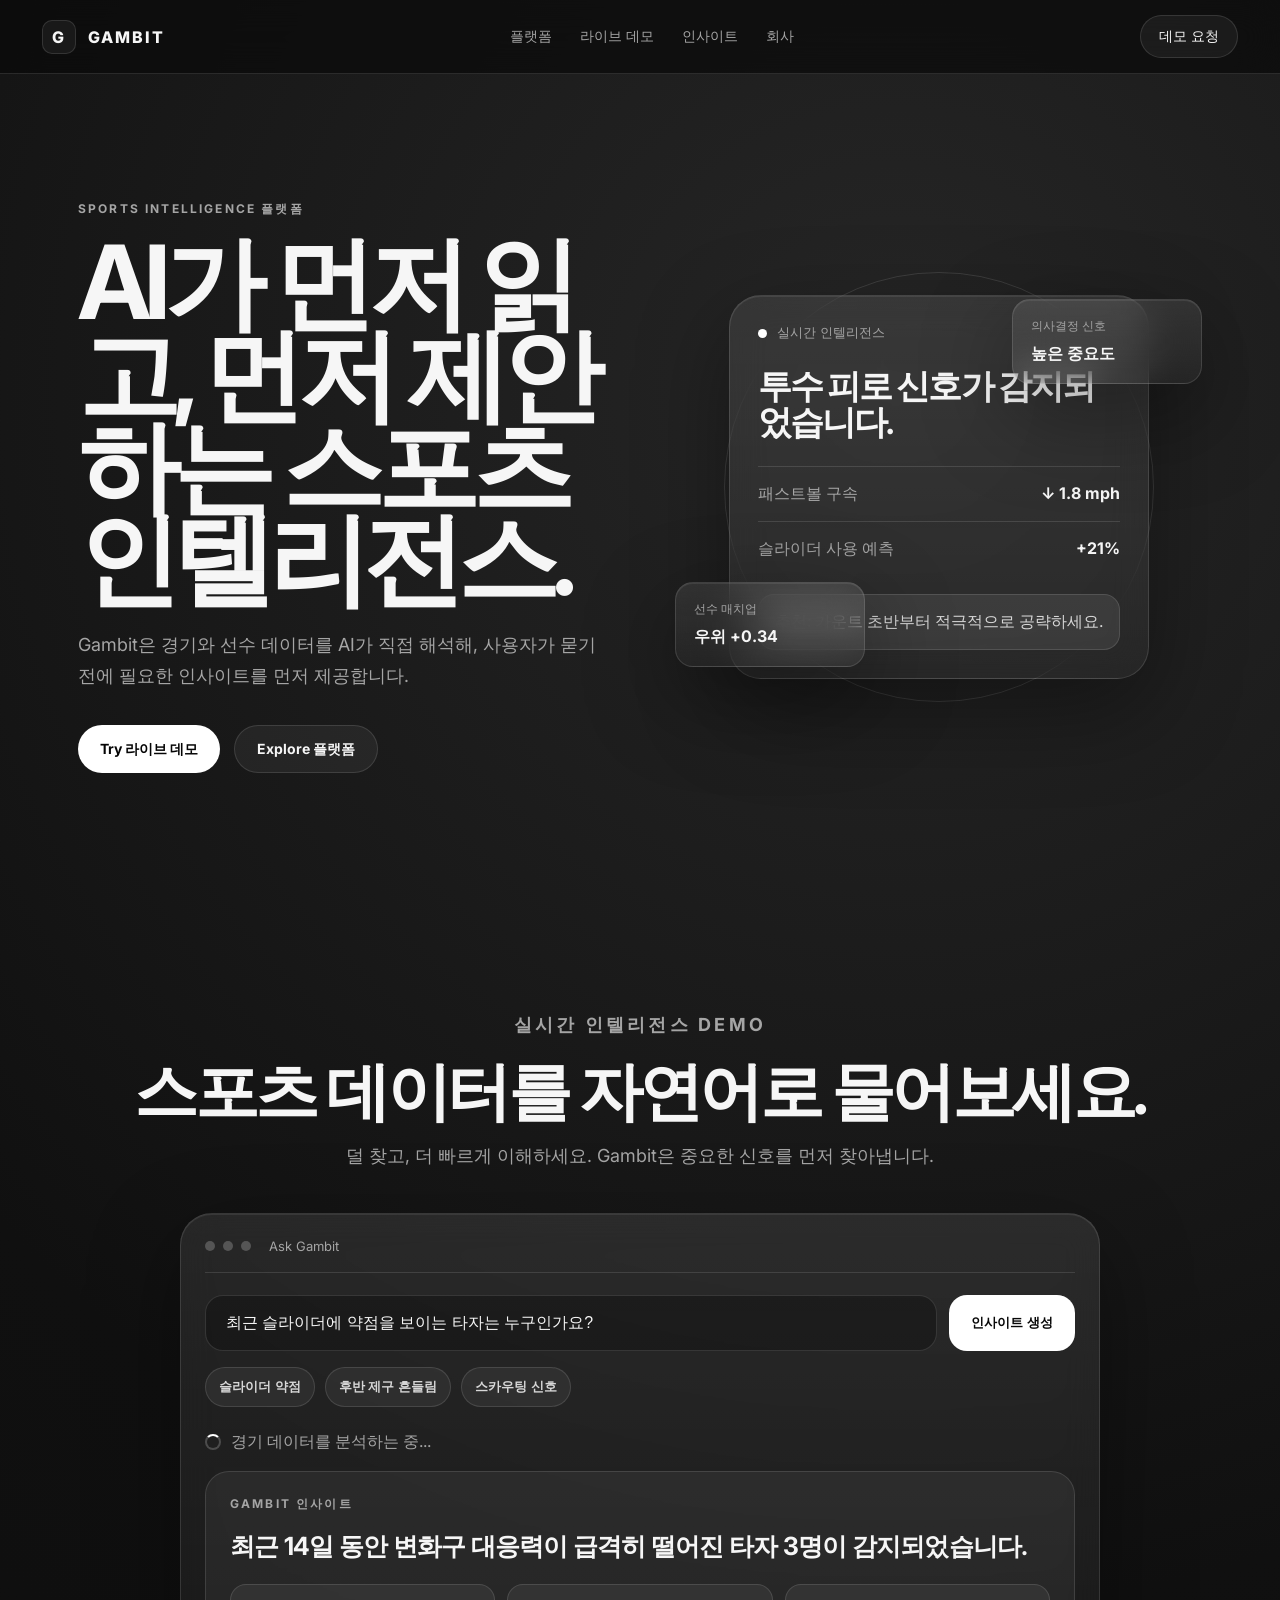
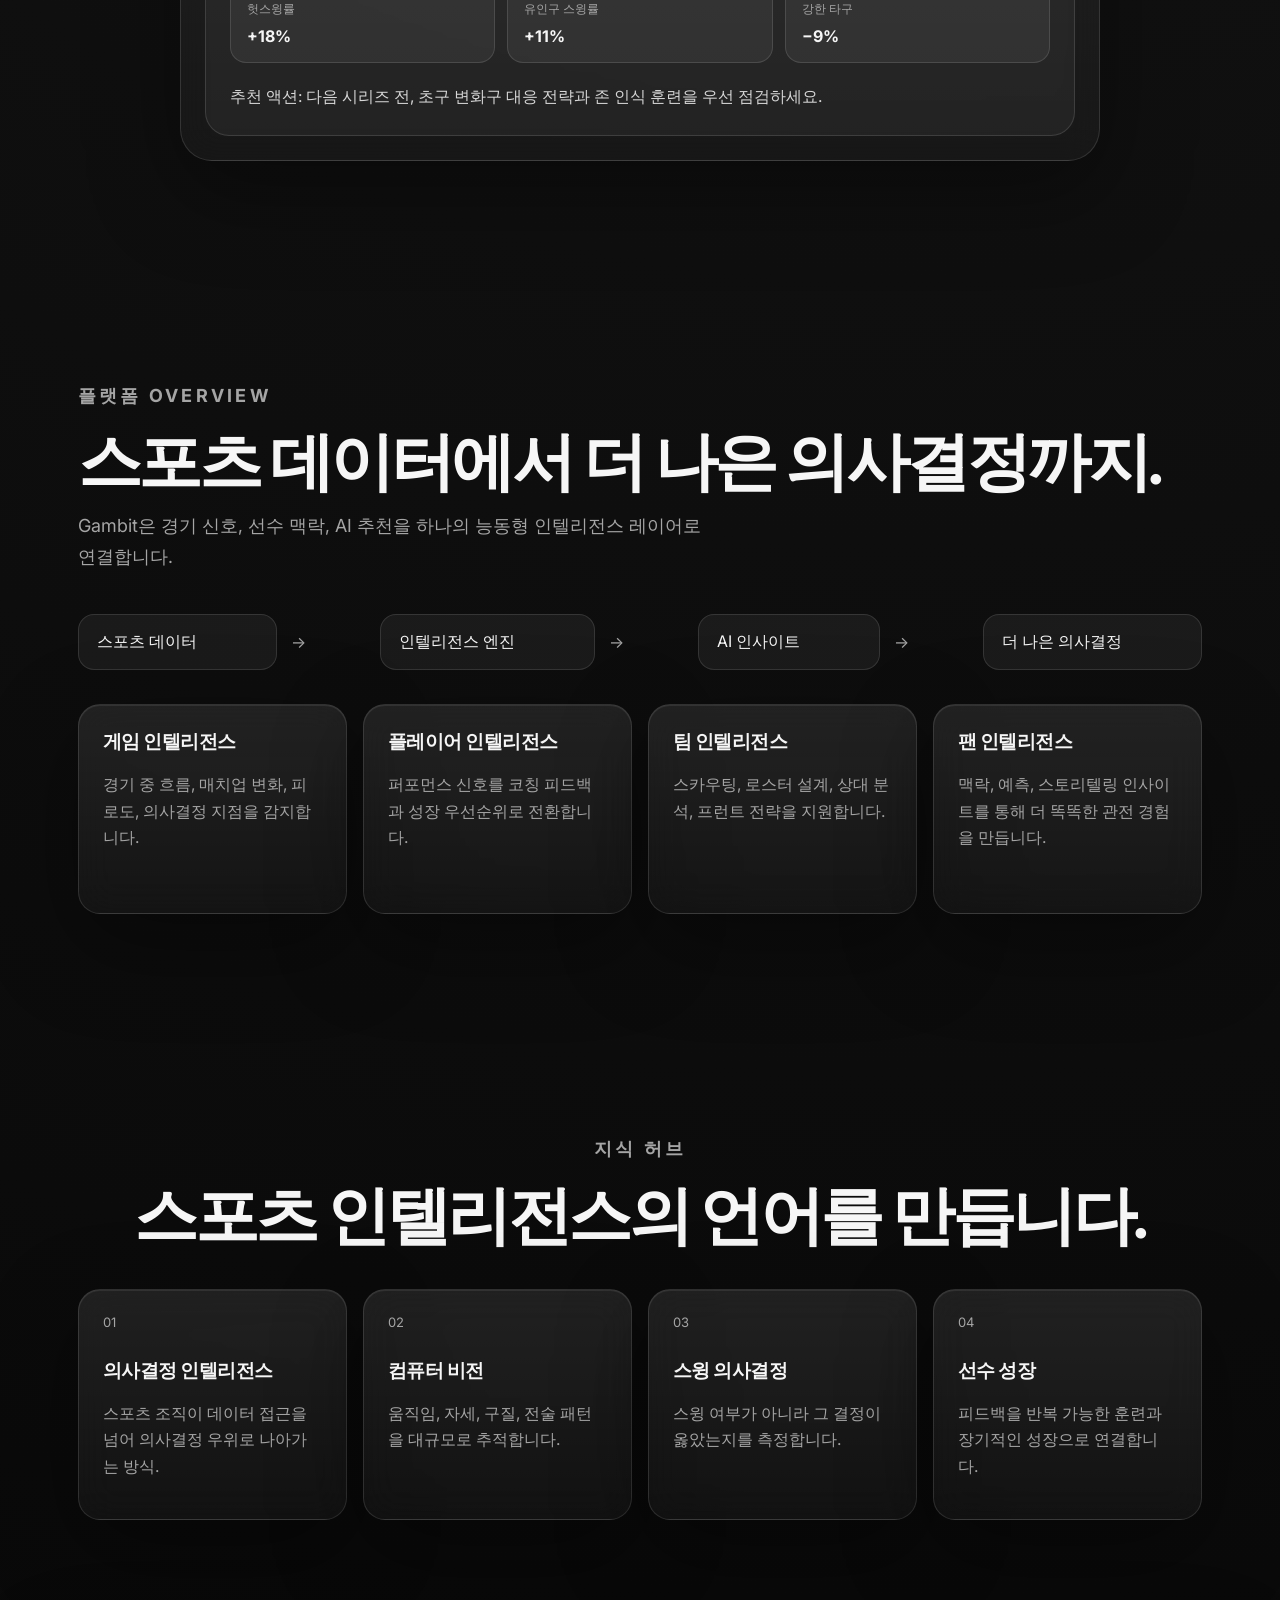
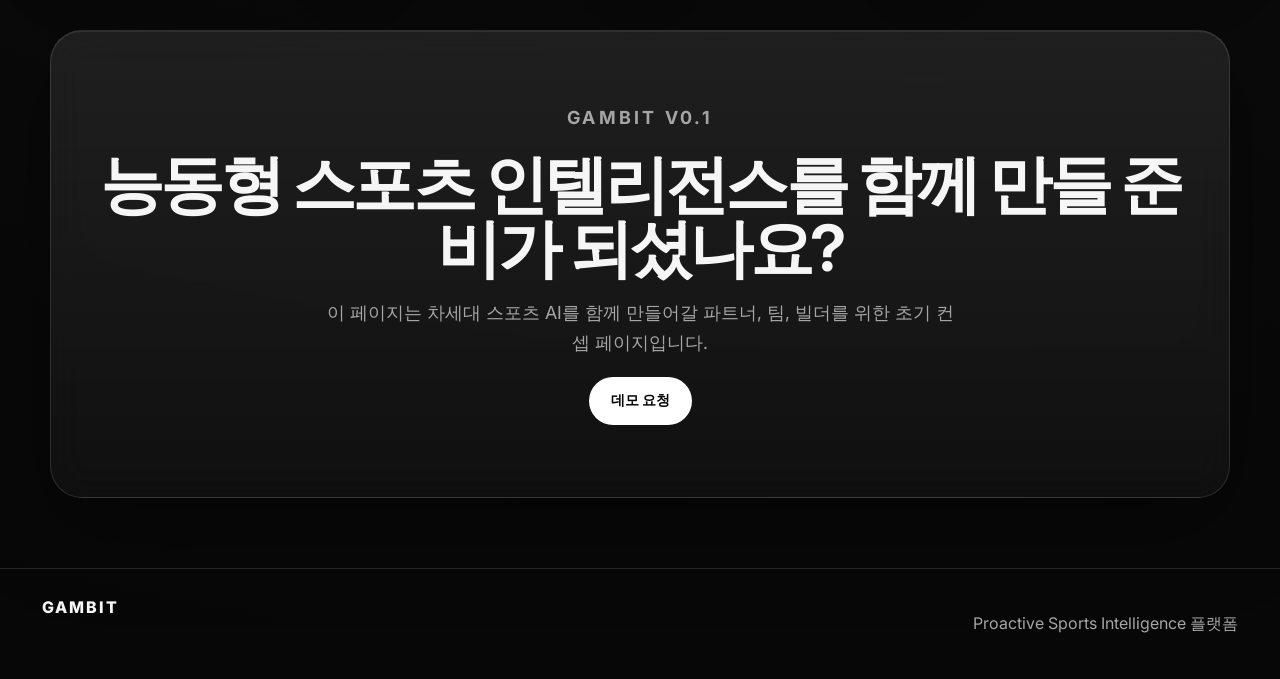
<file: index.html>
<!DOCTYPE html>
<html lang="ko">
<head>
  <meta charset="UTF-8" />
  <meta name="viewport" content="width=device-width, initial-scale=1.0" />
  <title>Gambit — 능동형 스포츠 인텔리전스 플랫폼</title>
  <meta name="description" content="Gambit은 스포츠 데이터를 AI가 먼저 해석해 팀, 선수, 조직, 팬에게 필요한 인사이트를 제공하는 능동형 스포츠 인텔리전스 플랫폼입니다." />
  <link rel="preconnect" href="https://fonts.googleapis.com">
  <link rel="preconnect" href="https://fonts.gstatic.com" crossorigin>
  <link href="https://fonts.googleapis.com/css2?family=Inter:wght@400;500;600;700;800&display=swap" rel="stylesheet">
  <link rel="stylesheet" href="style.css" />
</head>
<body>
  <div class="noise"></div>
  <header class="nav">
    <a class="brand" href="#top" aria-label="Gambit Home">
      <span class="brand-mark">G</span>
      <span>GAMBIT</span>
    </a>
    <nav class="nav-links" aria-label="Primary navigation">
      <a href="#platform">플랫폼</a>
      <a href="#demo">라이브 데모</a>
      <a href="#insights">인사이트</a>
      <a href="#contact">회사</a>
    </nav>
    <a class="nav-cta" href="#contact">데모 요청</a>
  </header>

  <main id="top">
    <section class="landing section">
      <div class="landing-copy reveal">
        <p class="eyebrow">Sports Intelligence 플랫폼</p>
        <h1>AI가 먼저 읽고, 먼저 제안하는 스포츠 인텔리전스.</h1>
        <p class="lead">Gambit은 경기와 선수 데이터를 AI가 직접 해석해, 사용자가 묻기 전에 필요한 인사이트를 먼저 제공합니다.</p>
        <div class="actions">
          <a class="button primary" href="#demo">Try 라이브 데모</a>
          <a class="button secondary" href="#platform">Explore 플랫폼</a>
        </div>
      </div>
      <div class="intelligence-stage reveal delay-1" aria-label="AI 인사이트 미리보기">
        <div class="orbit orbit-one"></div>
        <div class="orbit orbit-two"></div>
        <article class="insight-card main-card">
          <div class="card-topline"><span class="pulse"></span> 실시간 인텔리전스</div>
          <h2>투수 피로 신호가 감지되었습니다.</h2>
          <div class="metric-row"><span>패스트볼 구속</span><strong>↓ 1.8 mph</strong></div>
          <div class="metric-row"><span>슬라이더 사용 예측</span><strong>+21%</strong></div>
          <div class="recommendation">추천: 카운트 초반부터 적극적으로 공략하세요.</div>
        </article>
        <article class="mini-card mini-one">
          <span>의사결정 신호</span>
          <strong>높은 중요도</strong>
        </article>
        <article class="mini-card mini-two">
          <span>선수 매치업</span>
          <strong>우위 +0.34</strong>
        </article>
      </div>
    </section>

    <section id="demo" class="section demo-section reveal">
      <div class="section-heading centered">
        <p class="eyebrow">실시간 인텔리전스 Demo</p>
        <h2>스포츠 데이터를 자연어로 물어보세요.</h2>
        <p>덜 찾고, 더 빠르게 이해하세요. Gambit은 중요한 신호를 먼저 찾아냅니다.</p>
      </div>
      <div class="demo-console">
        <div class="console-header">
          <span></span><span></span><span></span>
          <p>Ask Gambit</p>
        </div>
        <div class="query-wrap">
          <input id="queryInput" type="text" value="최근 슬라이더에 약점을 보이는 타자는 누구인가요?" aria-label="Gambit에게 스포츠 인텔리전스 질문하기" />
          <button id="askButton">인사이트 생성</button>
        </div>
        <div class="sample-queries" aria-label="Sample queries">
          <button data-query="최근 슬라이더에 약점을 보이는 타자는 누구인가요?">슬라이더 약점</button>
          <button data-query="후반 이닝에서 제구가 흔들리는 투수는 누구인가요?">후반 제구 흔들림</button>
          <button data-query="타구 질이 좋아지고 있지만 아직 저평가된 선수를 찾아줘.">스카우팅 신호</button>
        </div>
        <div id="analysisStatus" class="analysis-status" hidden>
          <span class="loader"></span>
          <span id="statusText">경기 데이터를 분석하는 중...</span>
        </div>
        <article id="resultCard" class="result-card">
          <p class="eyebrow">Gambit 인사이트</p>
          <h3>최근 14일 동안 변화구 대응력이 급격히 떨어진 타자 3명이 감지되었습니다.</h3>
          <div class="signal-grid">
            <div><span>헛스윙률</span><strong>+18%</strong></div>
            <div><span>유인구 스윙률</span><strong>+11%</strong></div>
            <div><span>강한 타구</span><strong>−9%</strong></div>
          </div>
          <p class="result-text">추천 액션: 다음 시리즈 전, 초구 변화구 대응 전략과 존 인식 훈련을 우선 점검하세요.</p>
        </article>
      </div>
    </section>

    <section id="platform" class="section platform-section reveal">
      <div class="section-heading">
        <p class="eyebrow">플랫폼 Overview</p>
        <h2>스포츠 데이터에서 더 나은 의사결정까지.</h2>
        <p>Gambit은 경기 신호, 선수 맥락, AI 추천을 하나의 능동형 인텔리전스 레이어로 연결합니다.</p>
      </div>
      <div class="flow">
        <div>스포츠 데이터</div><span>→</span><div>인텔리전스 엔진</div><span>→</span><div>AI 인사이트</div><span>→</span><div>더 나은 의사결정</div>
      </div>
      <div class="platform-grid">
        <article><h3>게임 인텔리전스</h3><p>경기 중 흐름, 매치업 변화, 피로도, 의사결정 지점을 감지합니다.</p></article>
        <article><h3>플레이어 인텔리전스</h3><p>퍼포먼스 신호를 코칭 피드백과 성장 우선순위로 전환합니다.</p></article>
        <article><h3>팀 인텔리전스</h3><p>스카우팅, 로스터 설계, 상대 분석, 프런트 전략을 지원합니다.</p></article>
        <article><h3>팬 인텔리전스</h3><p>맥락, 예측, 스토리텔링 인사이트를 통해 더 똑똑한 관전 경험을 만듭니다.</p></article>
      </div>
    </section>

    <section id="insights" class="section insights-section reveal">
      <div class="section-heading centered">
        <p class="eyebrow">지식 허브</p>
        <h2>스포츠 인텔리전스의 언어를 만듭니다.</h2>
      </div>
      <div class="insight-grid">
        <article><span>01</span><h3>의사결정 인텔리전스</h3><p>스포츠 조직이 데이터 접근을 넘어 의사결정 우위로 나아가는 방식.</p></article>
        <article><span>02</span><h3>컴퓨터 비전</h3><p>움직임, 자세, 구질, 전술 패턴을 대규모로 추적합니다.</p></article>
        <article><span>03</span><h3>스윙 의사결정</h3><p>스윙 여부가 아니라 그 결정이 옳았는지를 측정합니다.</p></article>
        <article><span>04</span><h3>선수 성장</h3><p>피드백을 반복 가능한 훈련과 장기적인 성장으로 연결합니다.</p></article>
      </div>
    </section>

    <section id="contact" class="section contact-section reveal">
      <p class="eyebrow">Gambit v0.1</p>
      <h2>능동형 스포츠 인텔리전스를 함께 만들 준비가 되셨나요?</h2>
      <p>이 페이지는 차세대 스포츠 AI를 함께 만들어갈 파트너, 팀, 빌더를 위한 초기 컨셉 페이지입니다.</p>
      <a class="button primary" href="mailto:hello@gambit.ai">데모 요청</a>
    </section>
  </main>

  <footer class="footer">
    <span>GAMBIT</span>
    <p>Proactive Sports Intelligence 플랫폼</p>
  </footer>
  <script src="script.js"></script>
</body>
</html>
</file>
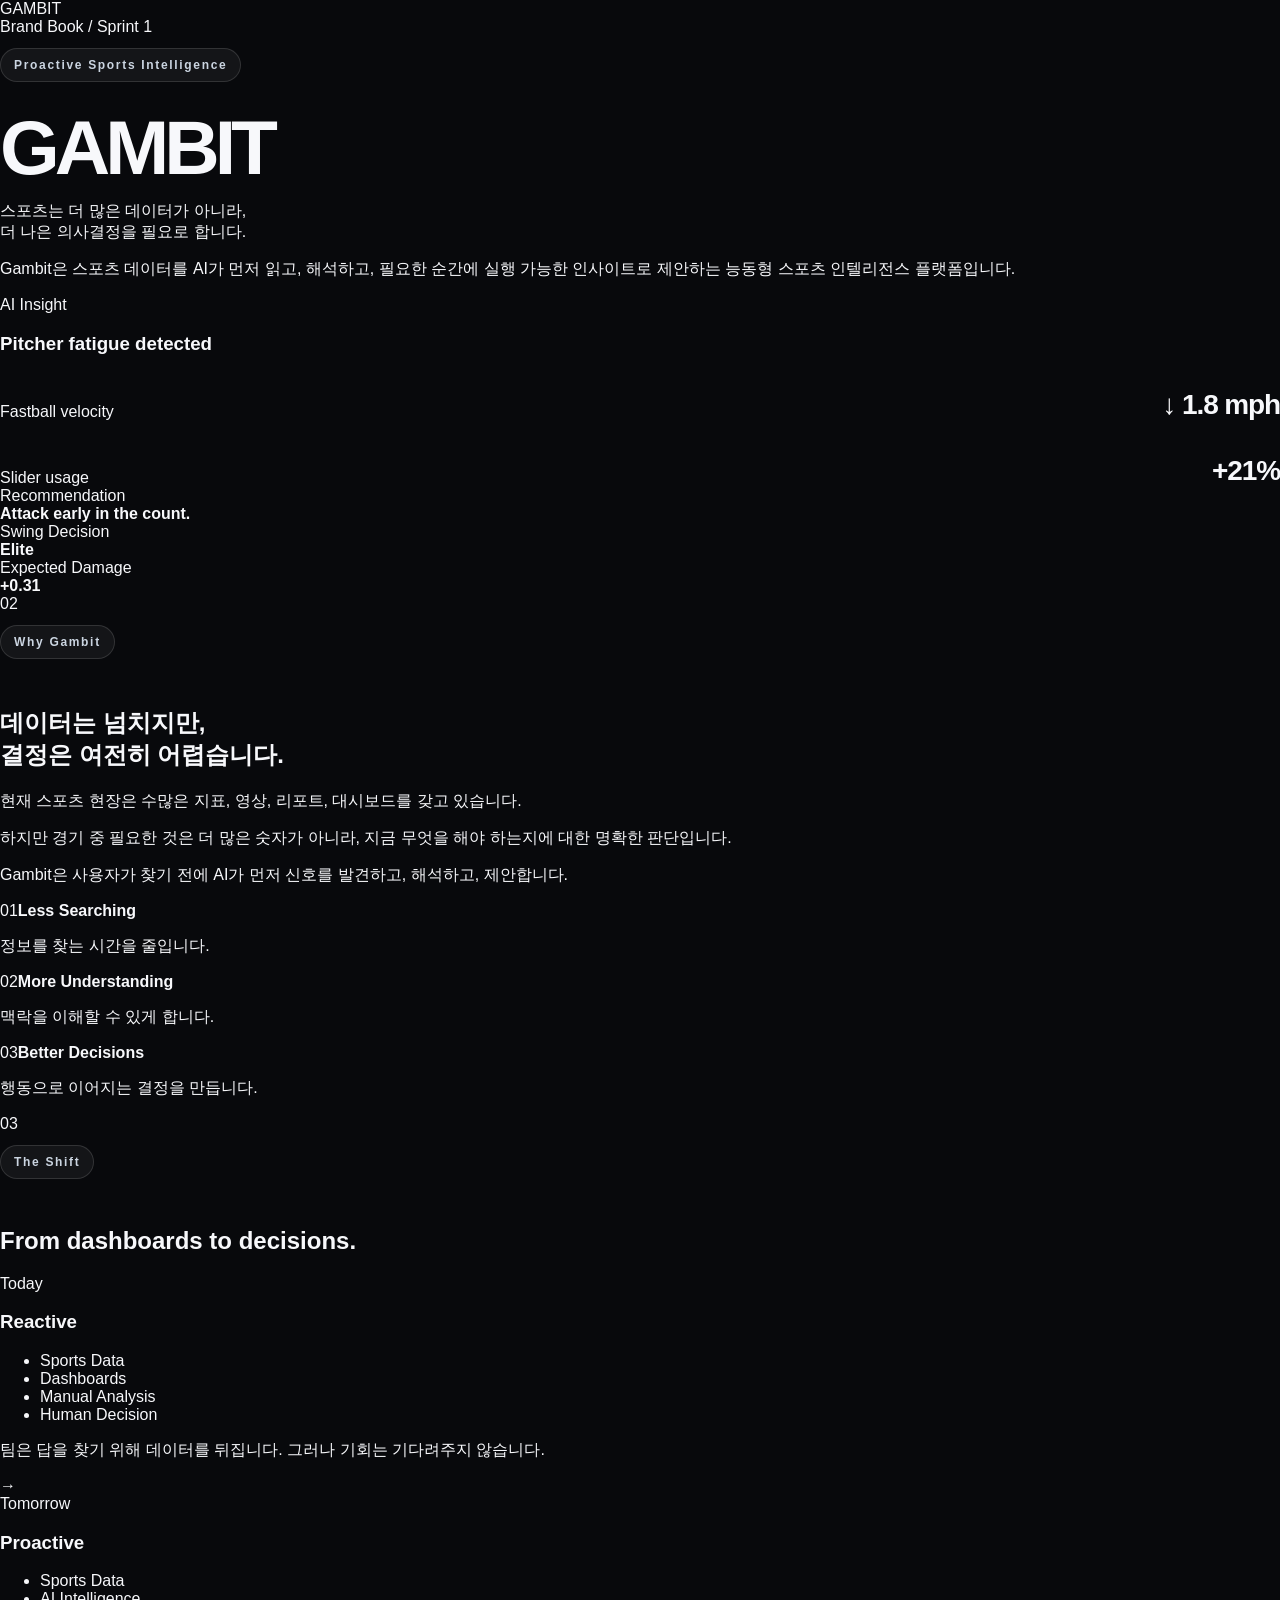
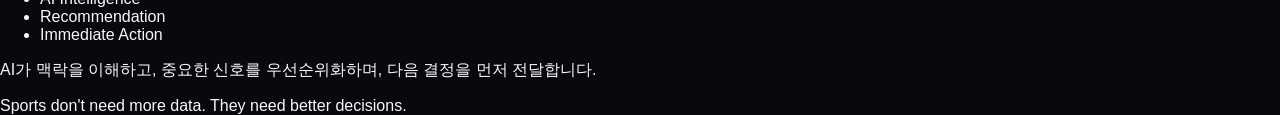
<file: brand/index.html>
<!DOCTYPE html>
<html lang="ko">
<head>
  <meta charset="UTF-8" />
  <meta name="viewport" content="width=device-width, initial-scale=1.0" />
  <title>Gambit Brand Book</title>
  <link rel="stylesheet" href="style.css" />
</head>
<body>
  <div class="grain"></div>
  <nav class="brand-nav">
    <a href="/" class="brand-logo">GAMBIT</a>
    <div class="nav-meta">Brand Book / Sprint 1</div>
  </nav>

  <main>
    <section class="page page-cover" id="cover">
      <div class="cover-copy reveal">
        <p class="eyebrow">Proactive Sports Intelligence</p>
        <h1>GAMBIT</h1>
        <p class="headline">스포츠는 더 많은 데이터가 아니라,<br />더 나은 의사결정을 필요로 합니다.</p>
        <p class="subcopy">Gambit은 스포츠 데이터를 AI가 먼저 읽고, 해석하고, 필요한 순간에 실행 가능한 인사이트로 제안하는 능동형 스포츠 인텔리전스 플랫폼입니다.</p>
      </div>

      <div class="cover-system reveal delay-1">
        <div class="orbit orbit-one"></div>
        <div class="orbit orbit-two"></div>
        <div class="insight-card primary-card">
          <span class="label">AI Insight</span>
          <h3>Pitcher fatigue detected</h3>
          <div class="metric-row"><span>Fastball velocity</span><strong>↓ 1.8 mph</strong></div>
          <div class="metric-row"><span>Slider usage</span><strong>+21%</strong></div>
          <div class="recommendation">Recommendation<br /><b>Attack early in the count.</b></div>
        </div>
        <div class="mini-card card-a">Swing Decision<br /><b>Elite</b></div>
        <div class="mini-card card-b">Expected Damage<br /><b>+0.31</b></div>
        <div class="field-grid"></div>
      </div>
    </section>

    <section class="page page-why" id="why">
      <div class="section-number">02</div>
      <div class="split-layout">
        <div class="reveal">
          <p class="eyebrow">Why Gambit</p>
          <h2>데이터는 넘치지만,<br />결정은 여전히 어렵습니다.</h2>
        </div>
        <div class="why-stack reveal delay-1">
          <p>현재 스포츠 현장은 수많은 지표, 영상, 리포트, 대시보드를 갖고 있습니다.</p>
          <p>하지만 경기 중 필요한 것은 더 많은 숫자가 아니라, 지금 무엇을 해야 하는지에 대한 명확한 판단입니다.</p>
          <p class="strong">Gambit은 사용자가 찾기 전에 AI가 먼저 신호를 발견하고, 해석하고, 제안합니다.</p>
        </div>
      </div>
      <div class="principles reveal delay-2">
        <div><span>01</span><b>Less Searching</b><p>정보를 찾는 시간을 줄입니다.</p></div>
        <div><span>02</span><b>More Understanding</b><p>맥락을 이해할 수 있게 합니다.</p></div>
        <div><span>03</span><b>Better Decisions</b><p>행동으로 이어지는 결정을 만듭니다.</p></div>
      </div>
    </section>

    <section class="page page-shift" id="shift">
      <div class="section-number">03</div>
      <p class="eyebrow reveal">The Shift</p>
      <h2 class="center-title reveal">From dashboards to decisions.</h2>
      <div class="shift-grid">
        <div class="shift-panel today reveal delay-1">
          <div class="panel-kicker">Today</div>
          <h3>Reactive</h3>
          <ul class="flow">
            <li>Sports Data</li>
            <li>Dashboards</li>
            <li>Manual Analysis</li>
            <li>Human Decision</li>
          </ul>
          <p>팀은 답을 찾기 위해 데이터를 뒤집니다. 그러나 기회는 기다려주지 않습니다.</p>
        </div>
        <div class="shift-arrow reveal delay-2">→</div>
        <div class="shift-panel tomorrow reveal delay-3">
          <div class="panel-kicker">Tomorrow</div>
          <h3>Proactive</h3>
          <ul class="flow active-flow">
            <li>Sports Data</li>
            <li>AI Intelligence</li>
            <li>Recommendation</li>
            <li>Immediate Action</li>
          </ul>
          <p>AI가 맥락을 이해하고, 중요한 신호를 우선순위화하며, 다음 결정을 먼저 전달합니다.</p>
        </div>
      </div>
      <div class="closing-line reveal delay-3">Sports don't need more data. They need better decisions.</div>
    </section>
  </main>

  <script src="script.js"></script>
</body>
</html>
</file>
<file: style.css>
:root {
  --bg: #101010;
  --bg-2: #151515;
  --surface: rgba(255,255,255,0.055);
  --surface-strong: rgba(255,255,255,0.09);
  --border: rgba(255,255,255,0.12);
  --text: #f6f6f6;
  --muted: #a5a5a5;
  --soft: #d7d7d7;
  --accent: #ffffff;
  --glow: rgba(255,255,255,0.18);
  --radius-xl: 32px;
  --radius-lg: 22px;
  --max: 1180px;
}
* { box-sizing: border-box; }
html { scroll-behavior: smooth; }
body {
  margin: 0;
  font-family: Inter, system-ui, -apple-system, BlinkMacSystemFont, sans-serif;
  background: radial-gradient(circle at 70% 10%, #262626 0%, var(--bg) 34%, #070707 100%);
  color: var(--text);
  overflow-x: hidden;
}
a { color: inherit; text-decoration: none; }
.noise {
  position: fixed; inset: 0; pointer-events: none; opacity: .08; z-index: 0;
  background-image: linear-gradient(rgba(255,255,255,.08) 1px, transparent 1px), linear-gradient(90deg, rgba(255,255,255,.05) 1px, transparent 1px);
  background-size: 42px 42px;
}
.nav {
  position: sticky; top: 0; z-index: 10; height: 74px;
  display: flex; align-items: center; justify-content: space-between;
  padding: 0 42px; backdrop-filter: blur(18px);
  background: rgba(10,10,10,.72); border-bottom: 1px solid var(--border);
}
.brand { display:flex; align-items:center; gap:12px; font-weight:800; letter-spacing:.12em; }
.brand-mark { width:34px; height:34px; display:grid; place-items:center; border:1px solid var(--border); border-radius:10px; background:var(--surface); }
.nav-links { display:flex; gap:28px; color:var(--muted); font-size:14px; }
.nav-links a:hover { color:var(--text); }
.nav-cta { padding:11px 18px; border:1px solid var(--border); border-radius:999px; background:var(--surface); font-size:14px; }
.section { position:relative; z-index:1; max-width:var(--max); margin:0 auto; padding:110px 28px; }
.landing { min-height: calc(100vh - 74px); display:grid; grid-template-columns: 1fr 1fr; gap:70px; align-items:center; }
.eyebrow { color:var(--muted); text-transform:uppercase; letter-spacing:.18em; font-size:12px; font-weight:700; margin:0 0 18px; }
h1 { font-size: clamp(56px, 8vw, 104px); line-height:.9; letter-spacing:-.07em; margin:0 0 26px; }
h2 { font-size: clamp(36px, 5vw, 68px); line-height:1; letter-spacing:-.055em; margin:0 0 18px; }
h3 { margin:0; letter-spacing:-.03em; }
.lead, .section-heading p, .contact-section p { color:var(--muted); font-size:18px; line-height:1.7; max-width:640px; }
.actions { display:flex; gap:14px; margin-top:34px; flex-wrap:wrap; }
.button { display:inline-flex; align-items:center; justify-content:center; height:48px; padding:0 22px; border-radius:999px; font-weight:700; font-size:14px; }
.primary { background:var(--accent); color:#050505; }
.secondary { background:var(--surface); border:1px solid var(--border); color:var(--text); }
.intelligence-stage { position:relative; min-height:520px; display:grid; place-items:center; }
.orbit { position:absolute; border:1px solid var(--border); border-radius:999px; filter:blur(.1px); }
.orbit-one { width:430px; height:430px; animation: spin 18s linear infinite; }
.orbit-two { width:330px; height:330px; transform:rotate(24deg); animation: spin 26s linear infinite reverse; }
.insight-card, .demo-console, .platform-grid article, .insight-grid article, .contact-section, .mini-card {
  background: linear-gradient(180deg, var(--surface-strong), rgba(255,255,255,.035));
  border:1px solid var(--border); box-shadow: 0 30px 90px rgba(0,0,0,.38), inset 0 1px 0 rgba(255,255,255,.08);
  backdrop-filter: blur(18px);
}
.main-card { width:min(420px, 90vw); border-radius:var(--radius-xl); padding:28px; }
.card-topline { color:var(--muted); display:flex; align-items:center; gap:10px; margin-bottom:26px; font-size:13px; }
.pulse { width:9px; height:9px; background:#fff; border-radius:50%; box-shadow:0 0 0 0 rgba(255,255,255,.6); animation:pulse 2s infinite; }
.main-card h2 { font-size:34px; line-height:1.05; margin-bottom:26px; }
.metric-row { display:flex; justify-content:space-between; padding:16px 0; border-top:1px solid var(--border); color:var(--muted); }
.metric-row strong { color:var(--text); }
.recommendation { margin-top:18px; padding:16px; background:rgba(255,255,255,.08); border:1px solid var(--border); border-radius:16px; color:var(--soft); }
.mini-card { position:absolute; border-radius:18px; padding:18px; min-width:190px; }
.mini-card span { display:block; color:var(--muted); font-size:12px; margin-bottom:8px; }
.mini-one { top:72px; right:0; }
.mini-two { bottom:80px; left:0; }
.centered { text-align:center; margin:0 auto 42px; }
.centered p { margin-left:auto; margin-right:auto; }
.demo-console { border-radius:var(--radius-xl); padding:24px; max-width:920px; margin:0 auto; }
.console-header { display:flex; align-items:center; gap:8px; color:var(--muted); border-bottom:1px solid var(--border); padding-bottom:18px; margin-bottom:22px; }
.console-header span { width:10px; height:10px; border-radius:50%; background:rgba(255,255,255,.22); }
.console-header p { margin:0 0 0 10px; font-size:13px; }
.query-wrap { display:flex; gap:12px; }
.query-wrap input { flex:1; min-width:0; background:rgba(0,0,0,.28); border:1px solid var(--border); border-radius:18px; padding:18px 20px; color:var(--text); font-size:16px; outline:none; }
.query-wrap button, .sample-queries button { border:0; cursor:pointer; font-weight:700; }
.query-wrap button { border-radius:18px; padding:0 22px; background:var(--accent); color:#080808; }
.sample-queries { display:flex; flex-wrap:wrap; gap:10px; margin:16px 0 24px; }
.sample-queries button { background:var(--surface); color:var(--soft); border:1px solid var(--border); border-radius:999px; padding:10px 13px; }
.analysis-status { display:flex; align-items:center; gap:10px; color:var(--muted); margin-bottom:18px; }
.loader { width:16px; height:16px; border:2px solid rgba(255,255,255,.2); border-top-color:#fff; border-radius:50%; animation:spin .8s linear infinite; }
.result-card { border:1px solid var(--border); background:rgba(255,255,255,.05); border-radius:24px; padding:24px; }
.result-card h3 { font-size:25px; line-height:1.25; margin-bottom:22px; }
.signal-grid { display:grid; grid-template-columns:repeat(3, 1fr); gap:12px; margin-bottom:20px; }
.signal-grid div { padding:16px; border-radius:16px; background:rgba(255,255,255,.06); border:1px solid var(--border); }
.signal-grid span { display:block; color:var(--muted); font-size:12px; margin-bottom:8px; }
.result-text { color:var(--soft); line-height:1.7; margin:0; }
.section-heading { margin-bottom:42px; }
.flow { display:grid; grid-template-columns: repeat(7, auto); align-items:center; gap:14px; margin-bottom:26px; overflow:auto; padding-bottom:8px; }
.flow div { white-space:nowrap; padding:16px 18px; border-radius:16px; border:1px solid var(--border); background:var(--surface); }
.flow span { color:var(--muted); }
.platform-grid, .insight-grid { display:grid; grid-template-columns:repeat(4, 1fr); gap:16px; }
.platform-grid article, .insight-grid article { border-radius:var(--radius-lg); padding:24px; min-height:210px; }
.platform-grid p, .insight-grid p { color:var(--muted); line-height:1.65; }
.insight-grid span { color:var(--muted); font-size:13px; display:block; margin-bottom:28px; }
.contact-section { text-align:center; border-radius:var(--radius-xl); padding:72px 28px; margin-bottom:70px; }
.contact-section p { margin-left:auto; margin-right:auto; }
.footer { position:relative; z-index:1; display:flex; justify-content:space-between; gap:20px; padding:28px 42px; color:var(--muted); border-top:1px solid var(--border); }
.footer span { color:var(--text); font-weight:800; letter-spacing:.12em; }
.reveal { opacity:0; transform:translateY(24px); transition:opacity .8s ease, transform .8s ease; }
.reveal.visible { opacity:1; transform:translateY(0); }
.delay-1 { transition-delay:.14s; }
@keyframes spin { to { transform: rotate(360deg); } }
@keyframes pulse { 70% { box-shadow:0 0 0 12px rgba(255,255,255,0); } 100% { box-shadow:0 0 0 0 rgba(255,255,255,0); } }
@media (max-width: 900px) {
  .nav { padding:0 18px; }
  .nav-links { display:none; }
  .landing { grid-template-columns:1fr; padding-top:72px; gap:28px; }
  .intelligence-stage { min-height:420px; }
  .mini-card { display:none; }
  .platform-grid, .insight-grid { grid-template-columns:1fr 1fr; }
  .query-wrap { flex-direction:column; }
  .query-wrap button { height:52px; }
}
@media (max-width: 560px) {
  .section { padding:78px 18px; }
  h1 { font-size:58px; }
  .lead, .section-heading p { font-size:16px; }
  .platform-grid, .insight-grid, .signal-grid { grid-template-columns:1fr; }
  .footer { flex-direction:column; padding:24px 18px; }
}
</file>
<file: brand/style.css>
:root {
  --bg: #08090c;
  --surface: rgba(255,255,255,0.07);
  --surface-strong: rgba(255,255,255,0.11);
  --line: rgba(255,255,255,0.13);
  --text: #f7f8fb;
  --muted: #9aa3b2;
  --muted-2: #697386;
  --blue: #4b8dff;
  --cyan: #7dd3fc;
  --green: #6ee7b7;
  --shadow: 0 30px 90px rgba(0,0,0,0.55);
}

* { box-sizing: border-box; }
html, body { margin: 0; min-height: 100%; background: var(--bg); color: var(--text); font-family: Inter, Pretendard, -apple-system, BlinkMacSystemFont, "Segoe UI", sans-serif; }
a { color: inherit; text-decoration: none; }

.brand-page { min-height: 100vh; background: radial-gradient(circle at 80% 20%, rgba(55, 115, 255, 0.18), transparent 34%), linear-gradient(135deg, #08090c 0%, #111827 58%, #07080b 100%); overflow: hidden; }
.cover { position: relative; min-height: 100vh; padding: 42px 56px 34px; display: flex; flex-direction: column; isolation: isolate; }
.grid-layer { position: absolute; inset: 0; background-image: linear-gradient(rgba(255,255,255,0.035) 1px, transparent 1px), linear-gradient(90deg, rgba(255,255,255,0.035) 1px, transparent 1px); background-size: 58px 58px; mask-image: radial-gradient(circle at 70% 45%, black, transparent 66%); opacity: 0.5; z-index: -3; }
.ambient { position: absolute; border-radius: 999px; filter: blur(70px); z-index: -2; opacity: .7; }
.ambient-blue { width: 520px; height: 520px; right: 4%; top: 10%; background: rgba(64, 118, 255, 0.28); }
.ambient-white { width: 300px; height: 300px; left: 18%; bottom: 6%; background: rgba(255, 255, 255, 0.06); }

.topbar, .footer-line { display: flex; align-items: center; justify-content: space-between; color: rgba(255,255,255,.58); letter-spacing: .08em; text-transform: uppercase; font-size: 12px; }
.wordmark { color: #fff; font-weight: 800; font-size: 21px; letter-spacing: .16em; }
.meta { font-weight: 600; }
.cover-content { flex: 1; display: grid; grid-template-columns: 0.92fr 1.08fr; align-items: center; gap: 48px; max-width: 1240px; width: 100%; margin: 0 auto; }
.copy-block { transform: translateY(-10px); }
.eyebrow { display: inline-flex; padding: 9px 13px; border: 1px solid var(--line); border-radius: 999px; background: rgba(255,255,255,.05); color: #cbd5e1; font-size: 12px; letter-spacing: .14em; font-weight: 700; margin-bottom: 28px; }
h1 { margin: 0; font-size: clamp(46px, 6vw, 86px); line-height: 0.98; letter-spacing: -0.065em; font-weight: 820; }
h1 span { background: linear-gradient(90deg, #ffffff, #a5c8ff 60%, #6ee7ff); -webkit-background-clip: text; background-clip: text; color: transparent; }
.lead { margin: 28px 0 0; max-width: 590px; color: #aeb7c6; font-size: 18px; line-height: 1.72; letter-spacing: -0.02em; }
.cover-actions { display: flex; gap: 12px; margin-top: 34px; }
.button { display: inline-flex; align-items: center; justify-content: center; height: 46px; padding: 0 18px; border-radius: 999px; font-weight: 700; font-size: 14px; border: 1px solid var(--line); }
.button.primary { color: #09111f; background: #fff; border-color: #fff; }
.button.ghost { color: #e5e7eb; background: rgba(255,255,255,.06); }

.visual-stage { position: relative; min-height: 560px; display: grid; place-items: center; perspective: 1200px; }
.orbital-ring { position: absolute; border: 1px solid rgba(125, 211, 252, .16); border-radius: 999px; transform: rotateX(62deg) rotateZ(-16deg); }
.ring-one { width: 520px; height: 520px; box-shadow: 0 0 80px rgba(75,141,255,.16) inset; }
.ring-two { width: 360px; height: 360px; opacity: .55; }
.ai-panel { border: 1px solid rgba(255,255,255,.14); background: linear-gradient(145deg, rgba(19,27,42,.78), rgba(10,12,17,.58)); backdrop-filter: blur(20px); border-radius: 24px; box-shadow: var(--shadow); }
.main-panel { position: absolute; right: 7%; top: 13%; width: 430px; padding: 24px; transform: rotateY(-10deg) rotateX(2deg); }
.panel-header { display: flex; align-items: center; gap: 9px; color: #dce7ff; font-size: 12px; letter-spacing: .12em; font-weight: 800; }
.dot { width: 8px; height: 8px; border-radius: 50%; display: inline-block; background: var(--green); box-shadow: 0 0 20px var(--green); }
.metric-row { display: flex; justify-content: space-between; align-items: end; margin-top: 34px; }
.metric-row small { display: block; color: var(--muted); font-size: 13px; margin-bottom: 8px; }
.metric-row strong { font-size: 28px; letter-spacing: -0.04em; }
.metric-value { font-size: 58px; font-weight: 850; letter-spacing: -0.07em; color: #fff; }
.signal-line { margin: 22px 0; height: 8px; background: rgba(255,255,255,.08); border-radius: 999px; overflow: hidden; }
.signal-line span { display: block; height: 100%; background: linear-gradient(90deg, var(--blue), var(--cyan)); border-radius: inherit; }
.panel-text { color: #b8c1d1; margin: 0; line-height: 1.65; font-size: 14.5px; }
.small-panel { position: absolute; width: 230px; padding: 18px; }
.small-panel small { color: var(--muted); display:block; margin-bottom: 9px; }
.small-panel strong { display:block; font-size: 22px; letter-spacing: -.04em; }
.panel-a { left: 6%; top: 20%; transform: rotateY(11deg); }
.panel-b { right: 4%; bottom: 17%; transform: rotateY(-14deg); }
.badge, .positive { display:inline-flex; margin-top: 14px; padding: 7px 10px; border-radius: 999px; background: rgba(75,141,255,.14); color: #bcd5ff; font-size: 12px; font-weight: 800; }
.positive { background: rgba(110,231,183,.12); color: #bdf8dc; }

.athlete-wireframe { position: absolute; width: 210px; height: 320px; left: 42%; top: 23%; opacity: .72; filter: drop-shadow(0 0 30px rgba(125,211,252,.22)); }
.athlete-wireframe div { position: absolute; background: rgba(184, 224, 255, .78); box-shadow: 0 0 14px rgba(125,211,252,.5); }
.head { width: 54px; height: 54px; border: 2px solid rgba(184,224,255,.9); border-radius: 50%; background: transparent !important; left: 76px; top: 8px; }
.body-line { width: 4px; height: 105px; left: 102px; top: 64px; transform: rotate(-8deg); }
.arm { width: 4px; height: 100px; top: 78px; transform-origin: top; }
.arm-left { left: 101px; transform: rotate(48deg); }
.arm-right { left: 105px; transform: rotate(-58deg); }
.leg { width: 4px; height: 120px; top: 165px; transform-origin: top; }
.leg-left { left: 101px; transform: rotate(26deg); }
.leg-right { left: 105px; transform: rotate(-20deg); }
.bat { width: 4px; height: 172px; left: 146px; top: 58px; transform: rotate(-54deg); background: #eaf6ff !important; }
.footer-line { border-top: 1px solid rgba(255,255,255,.08); padding-top: 20px; }

@media (max-width: 900px) {
  .cover { padding: 28px 20px; }
  .cover-content { grid-template-columns: 1fr; gap: 18px; padding-top: 60px; }
  .visual-stage { min-height: 460px; transform: scale(.86); transform-origin: center top; }
  .topbar, .footer-line { font-size: 10px; }
  .footer-line { flex-direction: column; gap: 10px; align-items: flex-start; }
  .cover-actions { flex-wrap: wrap; }
}
</file>
